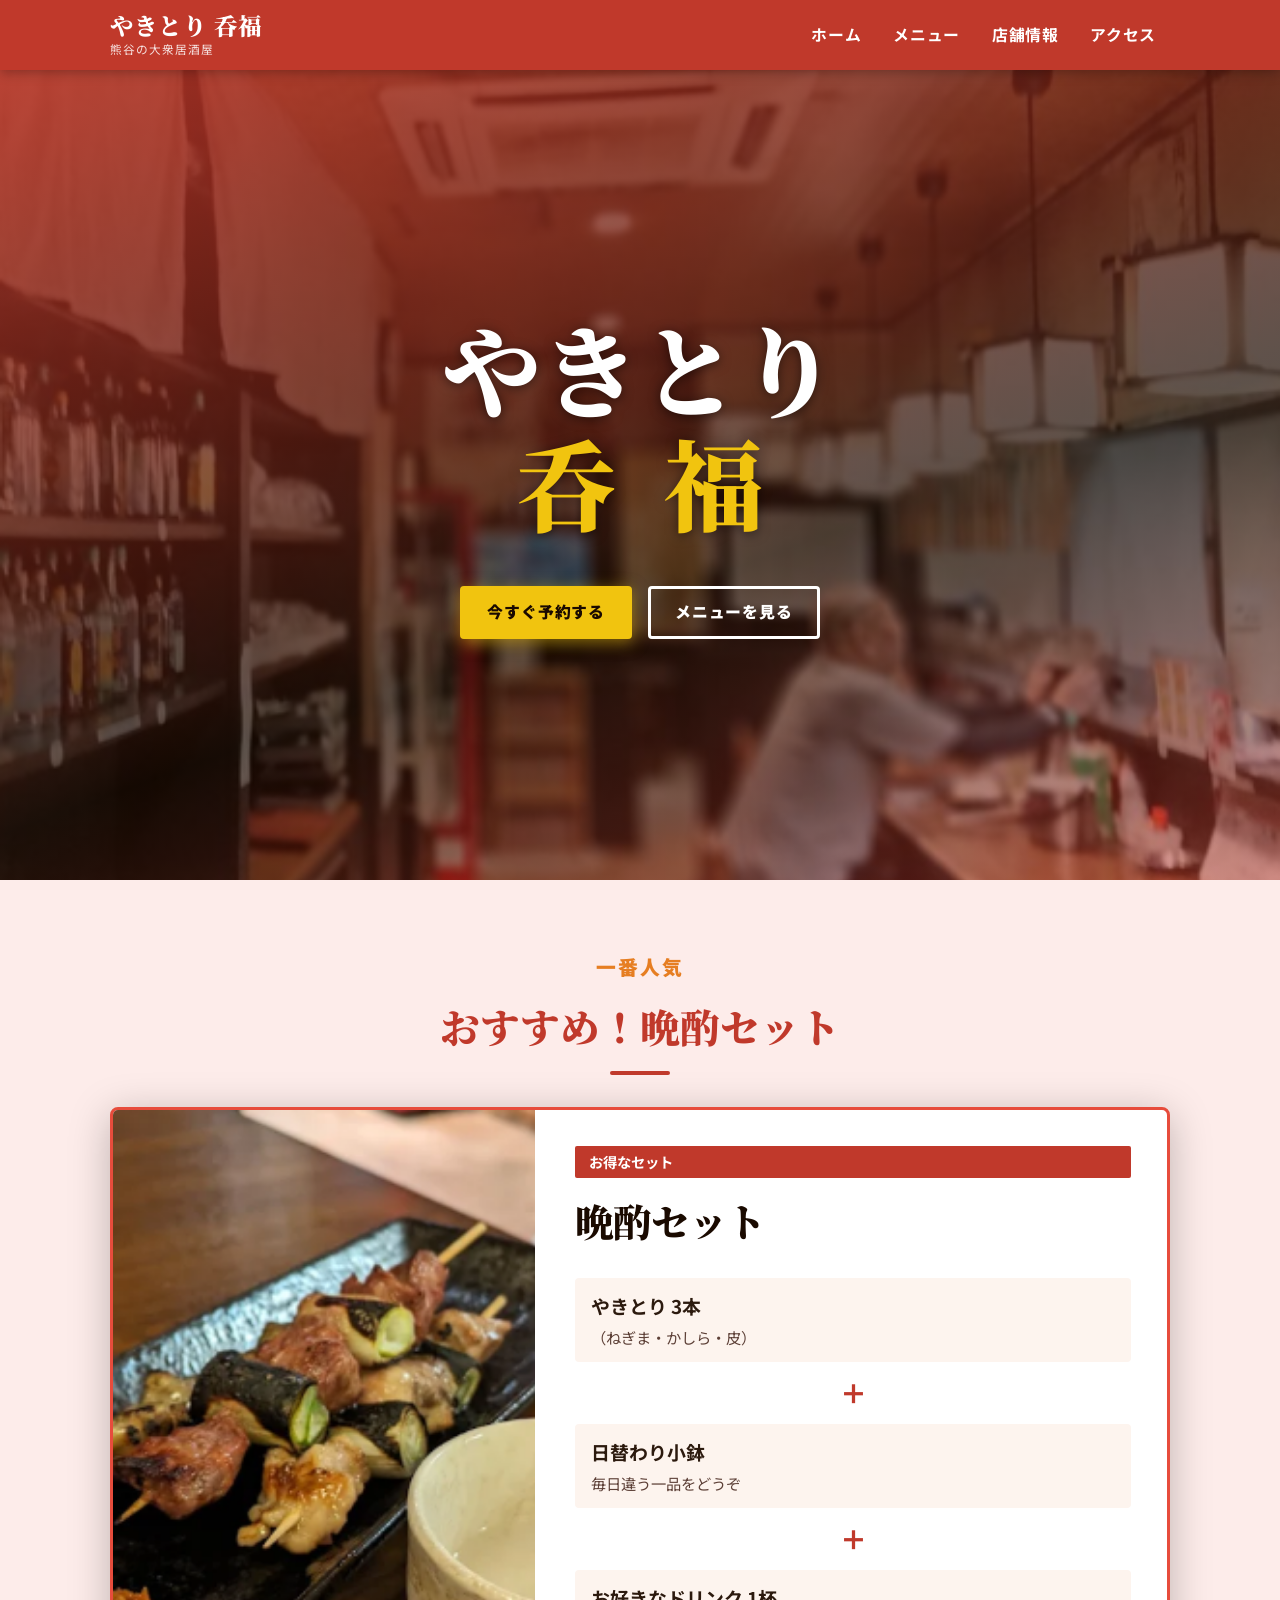
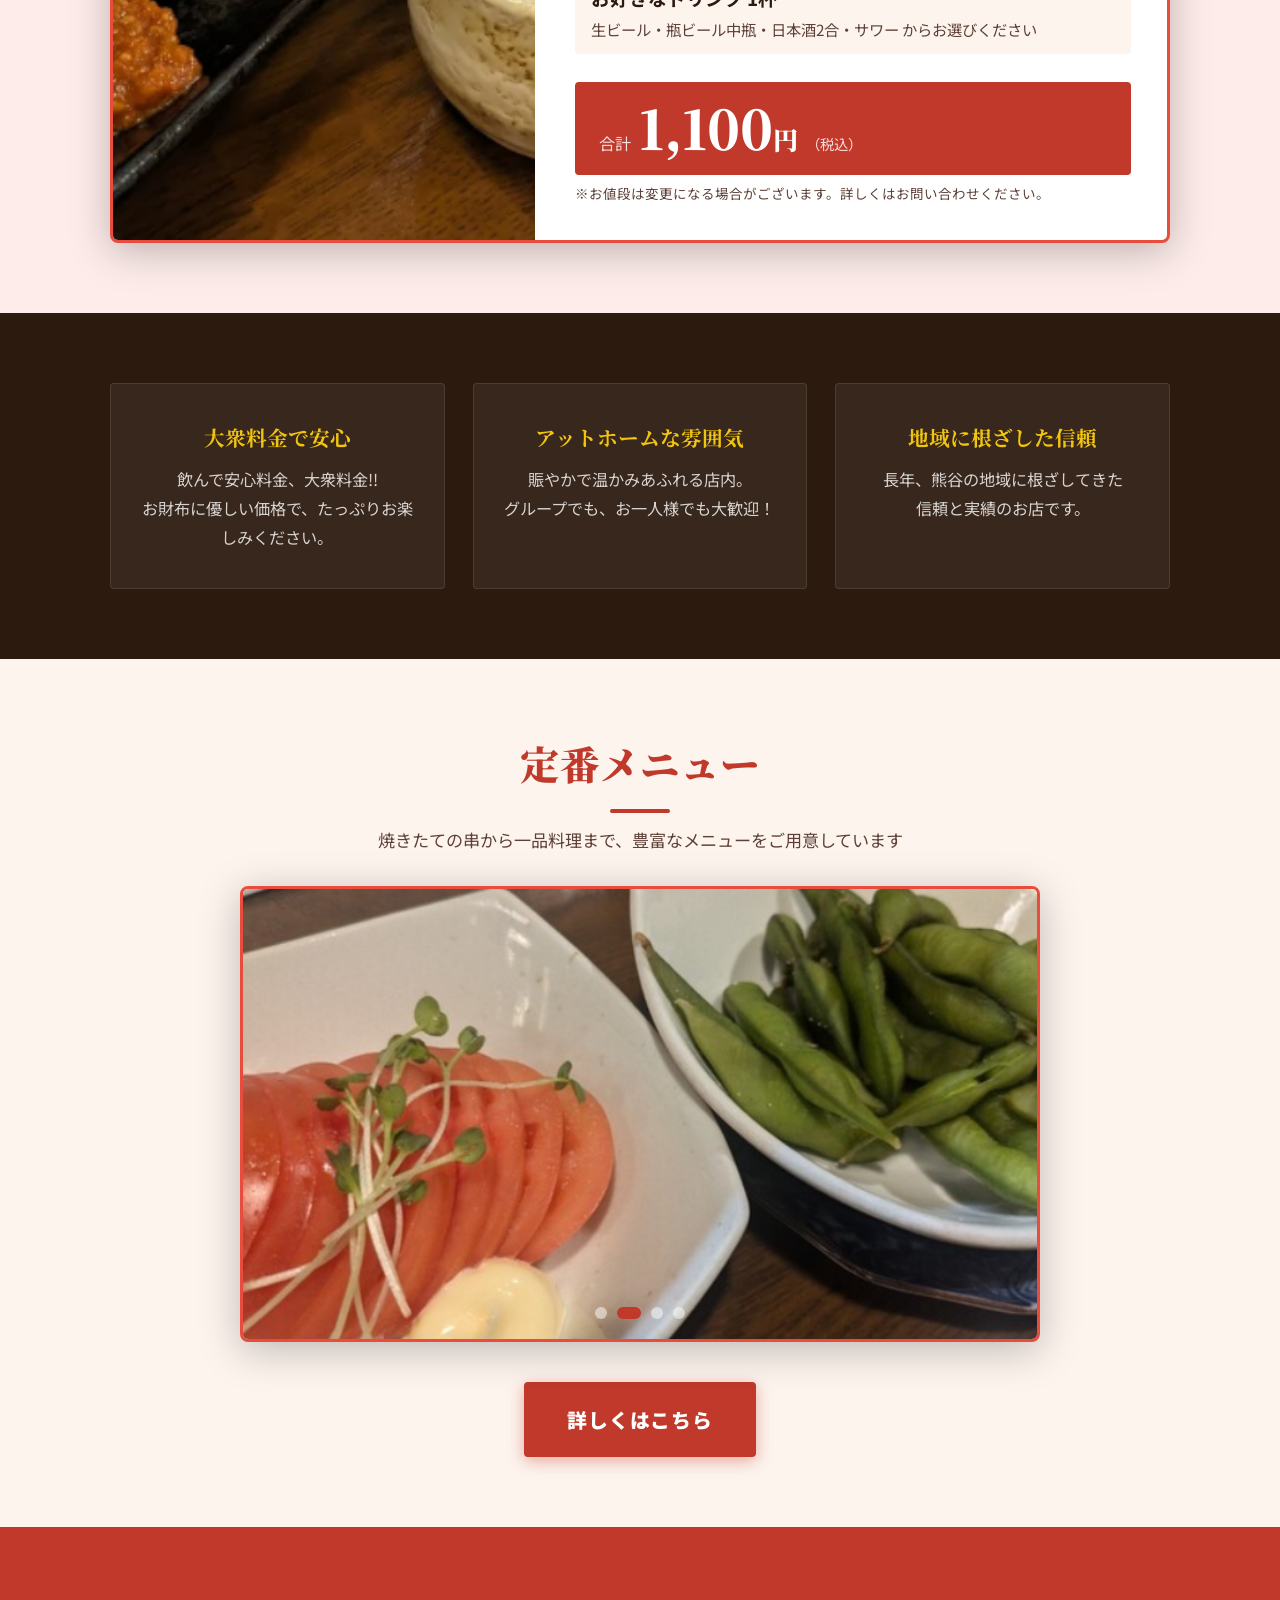
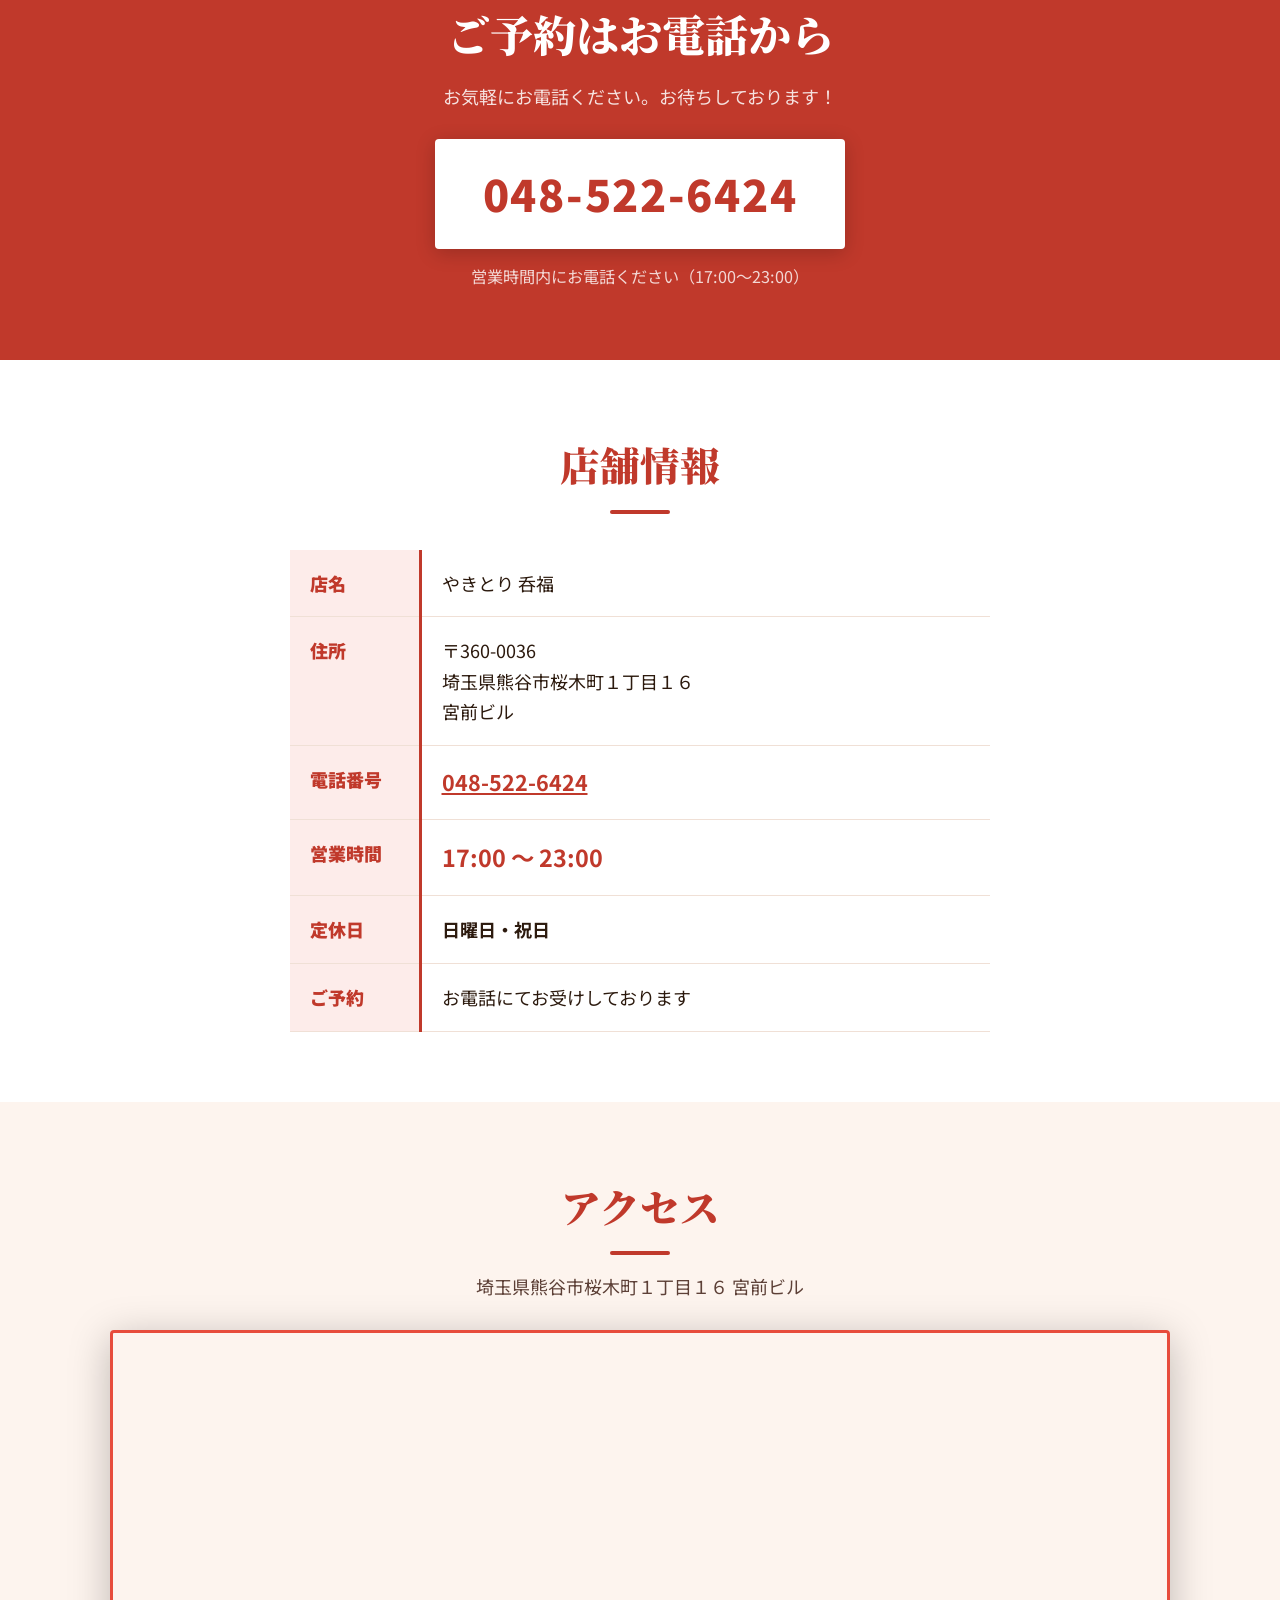
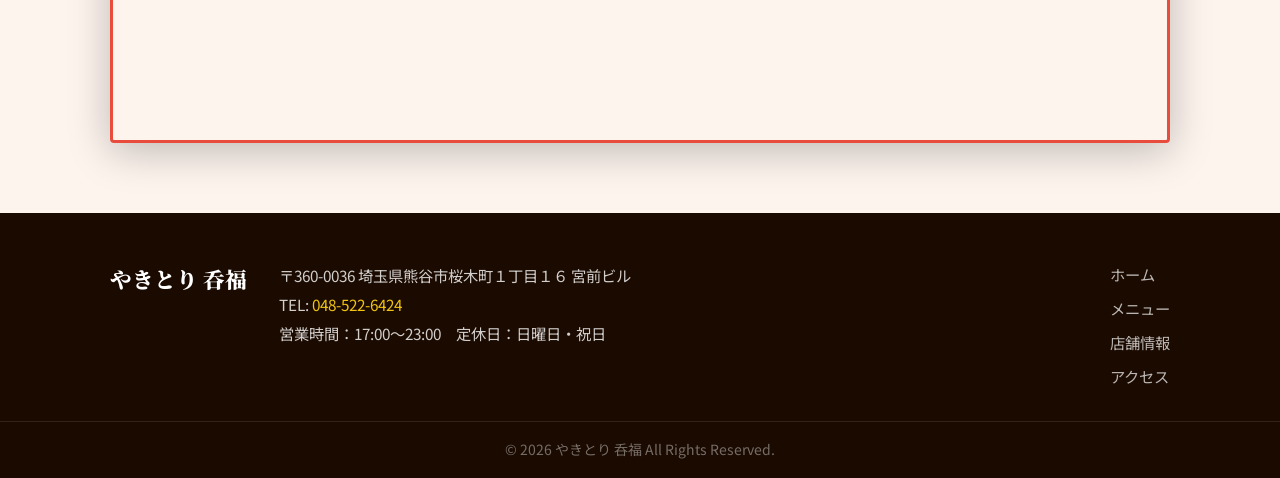
<file: index.html>
<!DOCTYPE html>
<html lang="ja">
<head>
  <meta charset="UTF-8">
  <meta name="viewport" content="width=device-width, initial-scale=1.0">
  <meta name="google-site-verification" content="uhAKn6Au5Mc1TK6bCuZXd3MZkEM1Y8wcfe-vqbDqGb8" />
  <meta name="description" content="やきとり呑福は埼玉県熊谷市にある大衆居酒屋です。飲んで安心料金、晩酌セット1,100円！グループでもお一人様でも温かくお迎えします。">
  <title>やきとり 呑福 | 熊谷市の大衆居酒屋</title>
  <link rel="preconnect" href="https://fonts.googleapis.com">
  <link rel="preconnect" href="https://fonts.gstatic.com" crossorigin>
  <link href="https://fonts.googleapis.com/css2?family=Noto+Sans+JP:wght@400;500;700;900&family=Noto+Serif+JP:wght@400;700;900&display=swap" rel="stylesheet">
  <link rel="stylesheet" href="style.css">
</head>
<body>

  <!-- ヘッダー -->
  <header class="site-header">
    <div class="header-inner">
      <div class="logo-area">
        <div class="logo-text">
          <span class="logo-main">やきとり 呑福</span>
          <span class="logo-sub">熊谷の大衆居酒屋</span>
        </div>
      </div>
      <nav class="main-nav" id="main-nav">
        <a href="index.html" class="nav-link active">ホーム</a>
        <a href="menu.html" class="nav-link">メニュー</a>
        <a href="#info" class="nav-link">店舗情報</a>
        <a href="#access" class="nav-link">アクセス</a>
      </nav>
      <button class="hamburger" id="hamburger" aria-label="メニューを開く">
        <span></span><span></span><span></span>
      </button>
    </div>
  </header>

  <!-- ヒーローセクション -->
  <section class="hero">
    <div class="hero-bg-slides">
      <div class="hero-slide active" style="background-image: url('img/HERO1.png');"></div>
      <div class="hero-slide" style="background-image: url('img/HERO2.png');"></div>
    </div>
    <div class="hero-overlay"></div>
    <div class="hero-content">

      <h1 class="hero-title">やきとり<br><span class="hero-title-accent">呑&nbsp;&nbsp;福</span></h1>

      <div class="hero-buttons">
        <a href="tel:048-522-6424" class="btn btn-primary" id="hero-tel-btn">
          今すぐ予約する
        </a>
        <a href="menu.html" class="btn btn-outline" id="hero-menu-btn">メニューを見る</a>
      </div>
    </div>
  </section>

  <!-- おすすめ 晩酌セット -->
  <section class="banshaku-section" id="banshaku">
    <div class="container">
      <div class="section-badge">一番人気</div>
      <h2 class="section-title">おすすめ！晩酌セット</h2>
      <div class="banshaku-card">
        <div class="banshaku-photo">
          <img src="img/晩酌セット.png" alt="やきとり呑福の晩酌セット" class="banshaku-img">
        </div>
        <div class="banshaku-detail">
          <div class="banshaku-badge">お得なセット</div>
          <h3 class="banshaku-name">晩酌セット</h3>
          <div class="banshaku-contents">
            <div class="banshaku-item">
              <div class="item-text">
                <strong>やきとり 3本</strong>
                <span>（ねぎま・かしら・皮）</span>
              </div>
            </div>
            <div class="banshaku-plus">＋</div>
            <div class="banshaku-item">
              <div class="item-text">
                <strong>日替わり小鉢</strong>
                <span>毎日違う一品をどうぞ</span>
              </div>
            </div>
            <div class="banshaku-plus">＋</div>
            <div class="banshaku-item">
              <div class="item-text">
                <strong>お好きなドリンク 1杯</strong>
                <span>生ビール・瓶ビール中瓶・日本酒2合・サワー からお選びください</span>
              </div>
            </div>
          </div>
          <div class="banshaku-price">
            <span class="price-label">合計</span>
            <span class="price-value">1,100<span class="price-en">円</span></span>
            <span class="price-tax">（税込）</span>
          </div>
          <p class="banshaku-price-notice">※お値段は変更になる場合がございます。詳しくはお問い合わせください。</p>
        </div>
      </div>
    </div>
  </section>

  <!-- メッセージ -->
  <section class="message-section">
    <div class="container">
      <div class="message-grid">
        <div class="message-item">
          <h3>大衆料金で安心</h3>
          <p>飲んで安心料金、大衆料金!!</p>
          <p>お財布に優しい価格で、たっぷりお楽しみください。</p>
        </div>
        <div class="message-item">
          <h3>アットホームな雰囲気</h3>
          <p>賑やかで温かみあふれる店内。</p>
          <p>グループでも、お一人様でも大歓迎！</p>
        </div>
        <div class="message-item">
          <h3>地域に根ざした信頼</h3>
          <p>長年、熊谷の地域に根ざしてきた</p>
          <p>信頼と実績のお店です。</p>
        </div>
      </div>
    </div>
  </section>

  <!-- 定番メニュー紹介 -->
  <section class="menu-preview-section" id="menu-preview">
    <div class="container">
      <h2 class="section-title">定番メニュー</h2>
      <p class="section-desc">焼きたての串から一品料理まで、豊富なメニューをご用意しています</p>
      <!-- カルーセルスライダー -->
      <div class="menu-carousel">
        <div class="carousel-inner" id="carousel-inner">
          <div class="carousel-item active">
            <img src="img/menu1.webp" alt="定番メニュー 焼き物" class="carousel-img">
          </div>
          <div class="carousel-item">
            <img src="img/menu2.png" alt="定番メニュー 一品料理" class="carousel-img">
          </div>
          <div class="carousel-item">
            <img src="img/menu3.png" alt="定番メニュー 煮物" class="carousel-img">
          </div>
          <div class="carousel-item">
            <img src="img/menu4.png" alt="定番メニュー 鍋物" class="carousel-img">
          </div>
        </div>
        

        
        <!-- インジケータードット -->
        <div class="carousel-dots" id="carousel-dots">
          <span class="dot active" data-index="0"></span>
          <span class="dot" data-index="1"></span>
          <span class="dot" data-index="2"></span>
          <span class="dot" data-index="3"></span>
        </div>
      </div>

      <div class="menu-more-area">
        <a href="menu.html" class="btn btn-red" id="menu-more-btn">詳しくはこちら</a>
      </div>
    </div>
  </section>

  <!-- 予約案内 -->
  <section class="reserve-section">
    <div class="container">
      <div class="reserve-box">
        <h2 class="reserve-title">ご予約はお電話から</h2>
        <p class="reserve-desc">お気軽にお電話ください。お待ちしております！</p>
        <a href="tel:048-522-6424" class="reserve-tel" id="reserve-tel-link">
          <span class="tel-number">048-522-6424</span>
        </a>
        <p class="reserve-note">営業時間内にお電話ください（17:00〜23:00）</p>
      </div>
    </div>
  </section>

  <!-- 店舗情報 -->
  <section class="info-section" id="info">
    <div class="container">
      <h2 class="section-title">店舗情報</h2>
      <div class="info-table-wrap">
        <table class="info-table">
          <tbody>
            <tr>
              <th>店名</th>
              <td>やきとり 呑福</td>
            </tr>
            <tr>
              <th>住所</th>
              <td>〒360-0036<br>埼玉県熊谷市桜木町１丁目１６<br>宮前ビル</td>
            </tr>
            <tr>
              <th>電話番号</th>
              <td><a href="tel:048-522-6424" class="info-tel-link">048-522-6424</a></td>
            </tr>
            <tr>
              <th>営業時間</th>
              <td>
                <strong class="time-big">17:00 〜 23:00</strong>
              </td>
            </tr>
            <tr>
              <th>定休日</th>
              <td><strong>日曜日・祝日</strong></td>
            </tr>
            <tr>
              <th>ご予約</th>
              <td>お電話にてお受けしております</td>
            </tr>
          </tbody>
        </table>
      </div>
    </div>
  </section>

  <!-- アクセス -->
  <section class="access-section" id="access">
    <div class="container">
      <h2 class="section-title">アクセス</h2>
      <p class="access-address">埼玉県熊谷市桜木町１丁目１６ 宮前ビル</p>
      <div class="map-container">
        <iframe
          src="https://www.google.com/maps/embed?pb=!1m18!1m12!1m3!1d3223.7!2d139.3867!3d36.1473!2m3!1f0!2f0!3f0!3m2!1i1024!2i768!4f13.1!3m3!1m2!1s0x0%3A0x27535976016927d4!2z44KE44GN44Go44KK5ZGr56+U!5e0!3m2!1sja!2sjp!4v1700000000000!5m2!1sja!2sjp"
          width="100%"
          height="400"
          style="border:0;"
          allowfullscreen=""
          loading="lazy"
          referrerpolicy="no-referrer-when-downgrade"
          title="やきとり呑福 地図">
        </iframe>
      </div>
    </div>
  </section>

  <!-- フッター -->
  <footer class="site-footer">
    <div class="footer-inner">
      <div class="footer-logo">
        <span>やきとり 呑福</span>
      </div>
      <div class="footer-info">
        <p>〒360-0036 埼玉県熊谷市桜木町１丁目１６ 宮前ビル</p>
        <p>TEL: <a href="tel:048-522-6424">048-522-6424</a></p>
        <p>営業時間：17:00〜23:00　定休日：日曜日・祝日</p>
      </div>
      <div class="footer-nav">
        <a href="index.html">ホーム</a>
        <a href="menu.html">メニュー</a>
        <a href="#info">店舗情報</a>
        <a href="#access">アクセス</a>
      </div>
    </div>
    <div class="footer-copy">
      <p>&copy; 2026 やきとり 呑福 All Rights Reserved.</p>
    </div>
  </footer>

  <script src="script.js"></script>
</body>
</html>
</file>
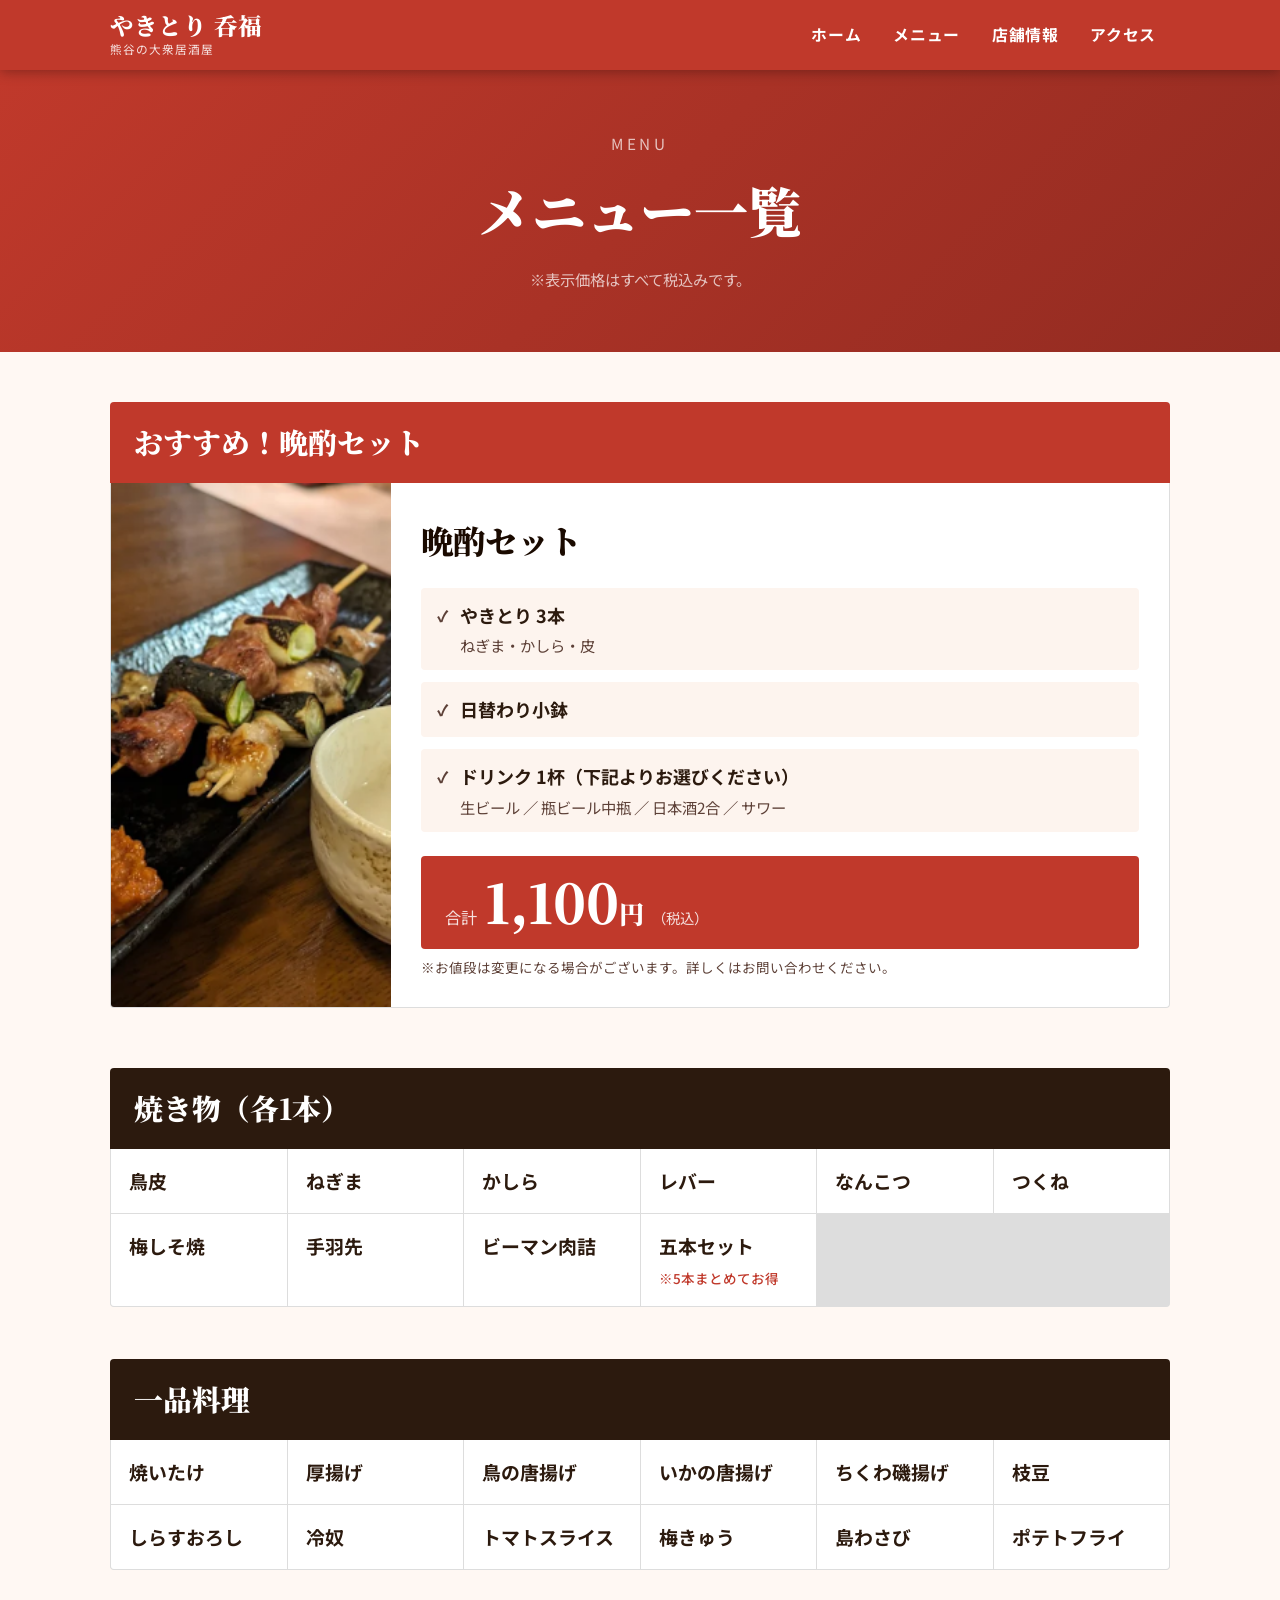
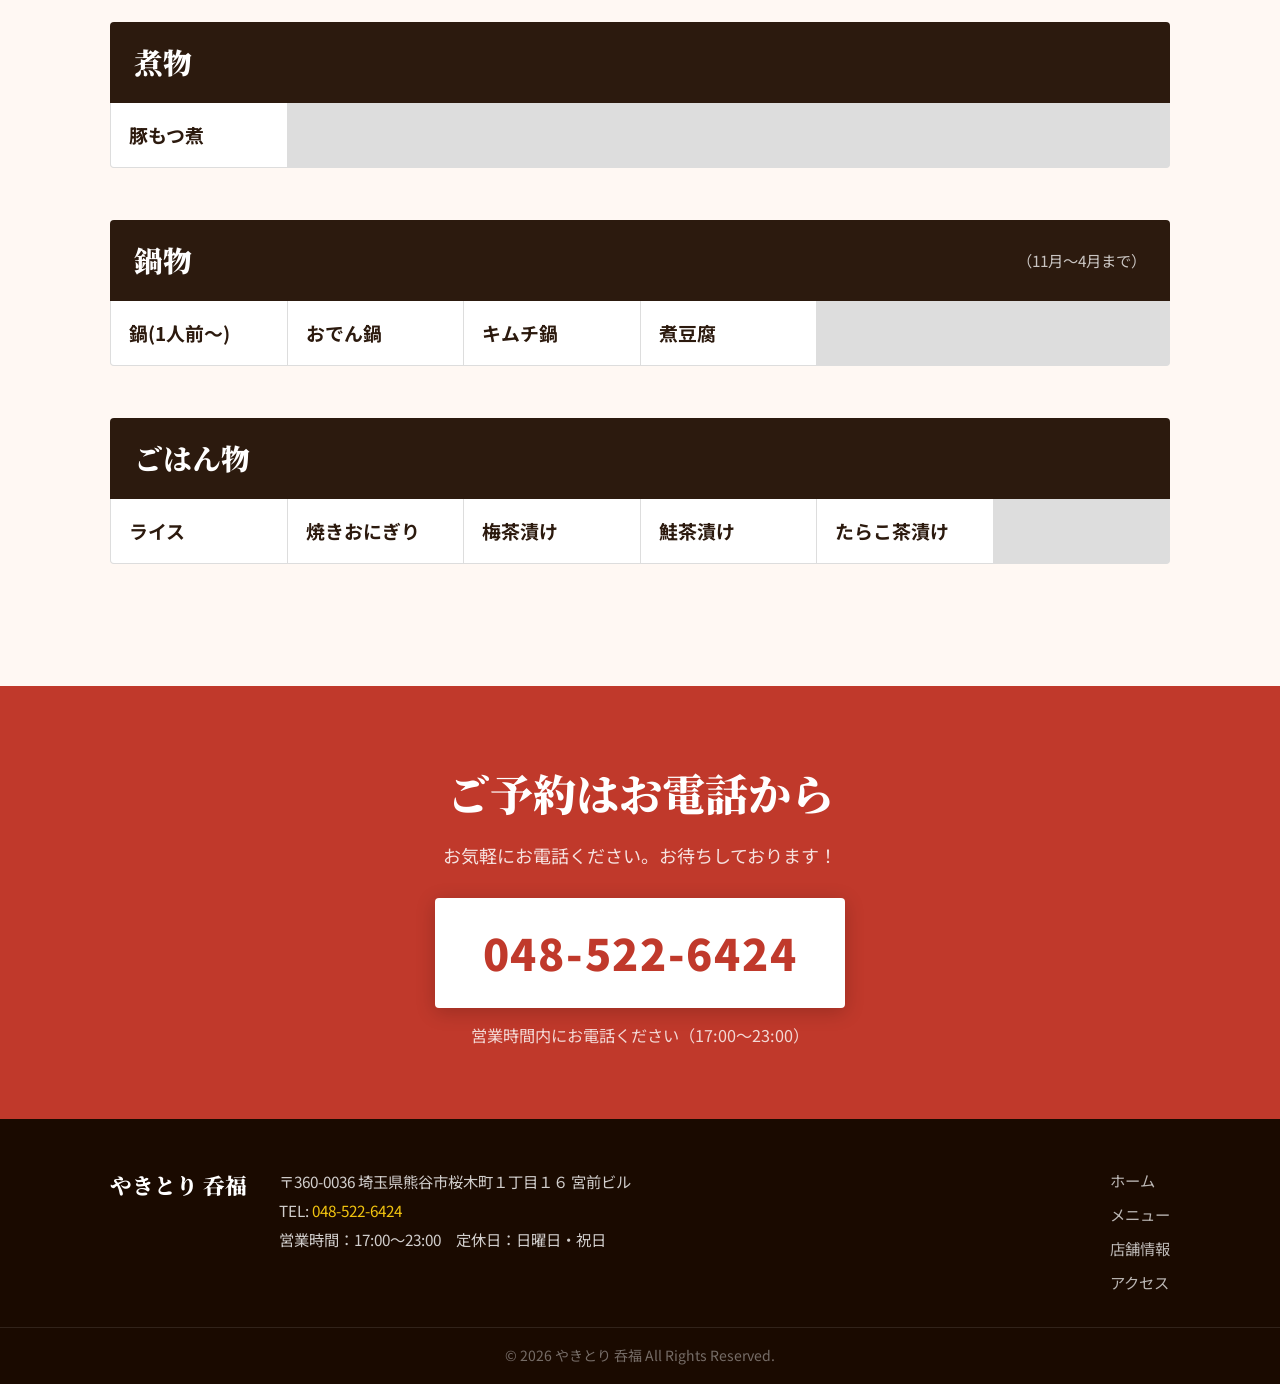
<file: menu.html>
<!DOCTYPE html>
<html lang="ja">
<head>
  <meta charset="UTF-8">
  <meta name="viewport" content="width=device-width, initial-scale=1.0">
  <meta name="description" content="やきとり呑福のメニュー一覧。焼き物・一品料理・煮物・鍋物・ごはん物など豊富なメニューをご用意。埼玉県熊谷市の大衆居酒屋。">
  <title>メニュー | やきとり 呑福 | 熊谷市の大衆居酒屋</title>
  <link rel="preconnect" href="https://fonts.googleapis.com">
  <link rel="preconnect" href="https://fonts.gstatic.com" crossorigin>
  <link href="https://fonts.googleapis.com/css2?family=Noto+Sans+JP:wght@400;500;700;900&family=Noto+Serif+JP:wght@400;700;900&display=swap" rel="stylesheet">
  <link rel="stylesheet" href="style.css">
  <link rel="stylesheet" href="menu.css">
</head>
<body>

  <!-- ヘッダー -->
  <header class="site-header">
    <div class="header-inner">
      <div class="logo-area">
        <div class="logo-text">
          <span class="logo-main">やきとり 呑福</span>
          <span class="logo-sub">熊谷の大衆居酒屋</span>
        </div>
      </div>
      <nav class="main-nav" id="main-nav">
        <a href="index.html" class="nav-link">ホーム</a>
        <a href="menu.html" class="nav-link active">メニュー</a>
        <a href="index.html#info" class="nav-link">店舗情報</a>
        <a href="index.html#access" class="nav-link">アクセス</a>
      </nav>
      <button class="hamburger" id="hamburger" aria-label="メニューを開く">
        <span></span><span></span><span></span>
      </button>
    </div>
  </header>

  <!-- メニューヘッダー -->
  <section class="menu-hero">
    <div class="menu-hero-content">
      <p class="menu-hero-sub">MENU</p>
      <h1 class="menu-hero-title">メニュー一覧</h1>
      <p class="menu-hero-note">※表示価格はすべて税込みです。</p>
    </div>
  </section>

  <main class="menu-main">
    <div class="container">

      <!-- 晩酌セット -->
      <section class="menu-block banshaku-block" id="banshaku-menu">
        <div class="menu-block-header red-header">
          <h2 class="menu-block-title">おすすめ！晩酌セット</h2>
        </div>
        <div class="banshaku-menu-card">
          <div class="banshaku-menu-photo">
            <img src="img/晩酌セット.png" alt="やきとり呑福の晩酌セット" class="banshaku-img">
          </div>
          <div class="banshaku-menu-detail">
            <h3 class="banshaku-menu-name">晩酌セット</h3>
            <ul class="banshaku-menu-list">
              <li>
                <span class="check">&#10003;</span>
                <div>
                  <strong>やきとり 3本</strong>
                  <span>ねぎま・かしら・皮</span>
                </div>
              </li>
              <li>
                <span class="check">&#10003;</span>
                <div>
                  <strong>日替わり小鉢</strong>
                </div>
              </li>
              <li>
                <span class="check">&#10003;</span>
                <div>
                  <strong>ドリンク 1杯（下記よりお選びください）</strong>
                  <span>生ビール ／ 瓶ビール中瓶 ／ 日本酒2合 ／ サワー</span>
                </div>
              </li>
            </ul>
            <div class="banshaku-price">
              <span class="price-label">合計</span>
              <span class="price-value">1,100<span class="price-en">円</span></span>
              <span class="price-tax">（税込）</span>
            </div>
            <p class="banshaku-price-notice">※お値段は変更になる場合がございます。詳しくはお問い合わせください。</p>
          </div>
        </div>
      </section>

      <!-- 焼き物 -->
      <section class="menu-block" id="yakimono">
        <div class="menu-block-header">
          <h2 class="menu-block-title">焼き物（各1本）</h2>
        </div>
        <div class="menu-grid">
          <div class="menu-item">
            <span class="menu-item-name">鳥皮</span>
          </div>
          <div class="menu-item">
            <span class="menu-item-name">ねぎま</span>
          </div>
          <div class="menu-item">
            <span class="menu-item-name">かしら</span>
          </div>
          <div class="menu-item">
            <span class="menu-item-name">レバー</span>
          </div>
          <div class="menu-item">
            <span class="menu-item-name">なんこつ</span>
          </div>
          <div class="menu-item">
            <span class="menu-item-name">つくね</span>
          </div>
          <div class="menu-item">
            <span class="menu-item-name">梅しそ焼</span>
          </div>
          <div class="menu-item">
            <span class="menu-item-name">手羽先</span>
          </div>
          <div class="menu-item">
            <span class="menu-item-name">ビーマン肉詰</span>
          </div>
          <div class="menu-item">
            <span class="menu-item-name">五本セット</span>
            <span class="menu-item-note">※5本まとめてお得</span>
          </div>
        </div>
      </section>

      <!-- 一品料理 -->
      <section class="menu-block" id="ippin">
        <div class="menu-block-header">
          <h2 class="menu-block-title">一品料理</h2>
        </div>
        <div class="menu-grid">
          <div class="menu-item">
            <span class="menu-item-name">焼いたけ</span>
          </div>
          <div class="menu-item">
            <span class="menu-item-name">厚揚げ</span>
          </div>
          <div class="menu-item">
            <span class="menu-item-name">鳥の唐揚げ</span>
          </div>
          <div class="menu-item">
            <span class="menu-item-name">いかの唐揚げ</span>
          </div>
          <div class="menu-item">
            <span class="menu-item-name">ちくわ磯揚げ</span>
          </div>
          <div class="menu-item">
            <span class="menu-item-name">枝豆</span>
          </div>
          <div class="menu-item">
            <span class="menu-item-name">しらすおろし</span>
          </div>
          <div class="menu-item">
            <span class="menu-item-name">冷奴</span>
          </div>
          <div class="menu-item">
            <span class="menu-item-name">トマトスライス</span>
          </div>
          <div class="menu-item">
            <span class="menu-item-name">梅きゅう</span>
          </div>
          <div class="menu-item">
            <span class="menu-item-name">島わさび</span>
          </div>
          <div class="menu-item">
            <span class="menu-item-name">ポテトフライ</span>
          </div>
        </div>
      </section>

      <!-- 煮物 -->
      <section class="menu-block" id="nimono">
        <div class="menu-block-header">
          <h2 class="menu-block-title">煮物</h2>
        </div>
        <div class="menu-grid">
          <div class="menu-item">
            <span class="menu-item-name">豚もつ煮</span>
          </div>
        </div>
      </section>

      <!-- 鍋物 -->
      <section class="menu-block" id="nabemono">
        <div class="menu-block-header">
          <h2 class="menu-block-title">鍋物</h2>
          <span class="menu-block-note">（11月〜4月まで）</span>
        </div>
        <div class="menu-grid">
          <div class="menu-item">
            <span class="menu-item-name">鍋(1人前～)</span>
          </div>
          <div class="menu-item">
            <span class="menu-item-name">おでん鍋</span>
          </div>
          <div class="menu-item">
            <span class="menu-item-name">キムチ鍋</span>
          </div>
          <div class="menu-item">
            <span class="menu-item-name">煮豆腐</span>
          </div>
        </div>
      </section>

      <!-- ごはん物 -->
      <section class="menu-block" id="gohanmono">
        <div class="menu-block-header">
          <h2 class="menu-block-title">ごはん物</h2>
        </div>
        <div class="menu-grid">
          <div class="menu-item">
            <span class="menu-item-name">ライス</span>
          </div>
          <div class="menu-item">
            <span class="menu-item-name">焼きおにぎり</span>
          </div>
          <div class="menu-item">
            <span class="menu-item-name">梅茶漬け</span>
          </div>
          <div class="menu-item">
            <span class="menu-item-name">鮭茶漬け</span>
          </div>
          <div class="menu-item">
            <span class="menu-item-name">たらこ茶漬け</span>
          </div>
        </div>
      </section>

    </div>
  </main>

  <!-- 予約へのCTA -->
  <section class="reserve-section">
    <div class="container">
      <div class="reserve-box">
        <h2 class="reserve-title">ご予約はお電話から</h2>
        <p class="reserve-desc">お気軽にお電話ください。お待ちしております！</p>
        <a href="tel:048-522-6424" class="reserve-tel" id="menu-reserve-tel">
          <span class="tel-number">048-522-6424</span>
        </a>
        <p class="reserve-note">営業時間内にお電話ください（17:00〜23:00）</p>
      </div>
    </div>
  </section>

  <!-- フッター -->
  <footer class="site-footer">
    <div class="footer-inner">
      <div class="footer-logo">
        <span>やきとり 呑福</span>
      </div>
      <div class="footer-info">
        <p>〒360-0036 埼玉県熊谷市桜木町１丁目１６ 宮前ビル</p>
        <p>TEL: <a href="tel:048-522-6424">048-522-6424</a></p>
        <p>営業時間：17:00〜23:00　定休日：日曜日・祝日</p>
      </div>
      <div class="footer-nav">
        <a href="index.html">ホーム</a>
        <a href="menu.html">メニュー</a>
        <a href="index.html#info">店舗情報</a>
        <a href="index.html#access">アクセス</a>
      </div>
    </div>
    <div class="footer-copy">
      <p>&copy; 2026 やきとり 呑福 All Rights Reserved.</p>
    </div>
  </footer>

  <script src="script.js"></script>
</body>
</html>
</file>
<file: style.css>
/* ============================
   やきとり呑福 - メインスタイル
   ============================ */

/* CSS変数（カラーパレット） */
:root {
  --red-primary: #c0392b;
  --red-dark: #922b21;
  --red-light: #e74c3c;
  --red-pale: #fdecea;
  --warm-orange: #e67e22;
  --gold: #f1c40f;
  --dark: #1a0a00;
  --dark-brown: #2c1a0e;
  --mid-brown: #5d4037;
  --text-main: #2c1a0e;
  --text-sub: #5d4037;
  --bg-warm: #fff8f3;
  --bg-section: #fdf4ee;
  --white: #ffffff;
  --shadow: 0 4px 20px rgba(0,0,0,0.12);
  --shadow-strong: 0 8px 40px rgba(0,0,0,0.25);
  --radius: 4px;
  --radius-lg: 8px;
}

/* リセット・基本 */
*, *::before, *::after {
  box-sizing: border-box;
  margin: 0;
  padding: 0;
}

html {
  scroll-behavior: smooth;
  font-size: 18px; /* お年寄りに配慮した大きめフォント */
}

body {
  font-family: 'Noto Sans JP', sans-serif;
  color: var(--text-main);
  background: var(--bg-warm);
  line-height: 1.7;
}

img {
  max-width: 100%;
  height: auto;
  display: block;
}

a {
  text-decoration: none;
  color: inherit;
}

/* ============================
   コンテナ
   ============================ */
.container {
  max-width: 1100px;
  margin: 0 auto;
  padding: 0 20px;
}

/* ============================
   ヘッダー
   ============================ */
.site-header {
  position: sticky;
  top: 0;
  z-index: 100;
  background: var(--red-primary);
  box-shadow: 0 2px 12px rgba(0,0,0,0.3);
}

.header-inner {
  max-width: 1100px;
  margin: 0 auto;
  padding: 0 20px;
  display: flex;
  align-items: center;
  justify-content: space-between;
  height: 70px;
}

.logo-area {
  display: flex;
  align-items: center;
  gap: 12px;
}

.logo-icon {
  font-size: 2rem;
}

.logo-text {
  display: flex;
  flex-direction: column;
}

.logo-main {
  font-family: 'Noto Serif JP', serif;
  font-size: 1.3rem;
  font-weight: 900;
  color: var(--white);
  letter-spacing: 0.05em;
  line-height: 1.2;
}

.logo-sub {
  font-size: 0.65rem;
  color: rgba(255,255,255,0.85);
  letter-spacing: 0.08em;
}

.main-nav {
  display: flex;
  align-items: center;
  gap: 4px;
}

.nav-link {
  color: var(--white);
  font-size: 0.88rem;
  font-weight: 700;
  padding: 8px 14px;
  border-radius: 6px;
  transition: background 0.2s;
  letter-spacing: 0.04em;
}

.nav-link:hover,
.nav-link.active {
  background: rgba(255,255,255,0.2);
}

/* ハンバーガー */
.hamburger {
  display: none;
  flex-direction: column;
  gap: 5px;
  background: none;
  border: none;
  cursor: pointer;
  padding: 6px;
}

.hamburger span {
  display: block;
  width: 26px;
  height: 3px;
  background: var(--white);
  border-radius: 3px;
  transition: all 0.3s;
}

/* ============================
   ヒーロー
   ============================ */
.hero {
  position: relative;
  min-height: 90vh;
  display: flex;
  align-items: center;
  justify-content: center;
  text-align: center;
  overflow: hidden;
}

.hero-bg-slides {
  position: absolute;
  inset: 0;
  z-index: 1;
}

.hero-slide {
  position: absolute;
  inset: 0;
  background-size: cover;
  background-position: center;
  opacity: 0;
  transition: opacity 1.5s ease-in-out;
}

.hero-slide.active {
  opacity: 1;
}

.hero-overlay {
  position: absolute;
  inset: 0;
  background: linear-gradient(
    160deg,
    rgba(192,57,43,0.85) 0%,
    rgba(26,10,0,0.7) 60%,
    rgba(192,57,43,0.5) 100%
  );
  z-index: 2;
}

.hero-content {
  position: relative;
  z-index: 3;
  padding: 40px 20px;
}

.hero-catch {
  display: inline-block;
  background: var(--gold);
  color: var(--dark);
  font-size: 1rem;
  font-weight: 900;
  padding: 6px 20px;
  border-radius: 2px;
  margin-bottom: 24px;
  letter-spacing: 0.05em;
  animation: fadeInDown 0.8s ease;
}

.hero-title {
  font-family: 'Noto Serif JP', serif;
  font-size: clamp(3rem, 10vw, 5.5rem);
  font-weight: 900;
  color: var(--white);
  line-height: 1.15;
  margin-bottom: 48px;
  text-shadow: 0 2px 12px rgba(0,0,0,0.5);
  animation: fadeInDown 0.9s ease;
}

.hero-title-accent {
  color: var(--gold);
  display: inline-block;
}

.hero-sub {
  font-size: clamp(1rem, 3vw, 1.2rem);
  color: rgba(255,255,255,0.92);
  margin-bottom: 36px;
  line-height: 1.8;
  animation: fadeInUp 1s ease;
}

.hero-buttons {
  display: flex;
  gap: 16px;
  justify-content: center;
  flex-wrap: wrap;
  animation: fadeInUp 1.1s ease;
}

.hero-buttons .btn {
  padding: 10px 24px;
  font-size: 0.88rem;
}

/* ============================
   ボタン
   ============================ */
.btn {
  display: inline-flex;
  align-items: center;
  gap: 8px;
  padding: 16px 32px;
  border-radius: 4px;
  font-size: 1rem;
  font-weight: 900;
  letter-spacing: 0.05em;
  cursor: pointer;
  transition: all 0.25s;
  border: 3px solid transparent;
  white-space: nowrap;
}

.btn-primary {
  background: var(--gold);
  color: var(--dark);
  border-color: var(--gold);
  box-shadow: 0 4px 16px rgba(241,196,15,0.5);
}

.btn-primary:hover {
  background: #e6b800;
  transform: translateY(-3px);
  box-shadow: 0 8px 24px rgba(241,196,15,0.6);
}

.btn-outline {
  background: transparent;
  color: var(--white);
  border-color: var(--white);
}

.btn-outline:hover {
  background: var(--white);
  color: var(--red-primary);
  transform: translateY(-3px);
}

.btn-red {
  background: var(--red-primary);
  color: var(--white);
  border-color: var(--red-primary);
  box-shadow: 0 4px 16px rgba(192,57,43,0.4);
  padding: 18px 40px;
  font-size: 1.1rem;
}

.btn-red:hover {
  background: var(--red-dark);
  transform: translateY(-3px);
  box-shadow: 0 8px 24px rgba(192,57,43,0.5);
}

/* ============================
   セクション共通
   ============================ */
.section-title {
  font-family: 'Noto Serif JP', serif;
  font-size: clamp(1.6rem, 4vw, 2.2rem);
  font-weight: 900;
  color: var(--red-primary);
  text-align: center;
  margin-bottom: 12px;
  position: relative;
}

.section-title::after {
  content: '';
  display: block;
  width: 60px;
  height: 4px;
  background: var(--red-primary);
  margin: 12px auto 0;
  border-radius: 2px;
}

.section-desc {
  text-align: center;
  color: var(--text-sub);
  font-size: 0.95rem;
  margin-bottom: 32px;
}

.section-badge {
  text-align: center;
  font-size: 1.1rem;
  font-weight: 900;
  color: var(--warm-orange);
  margin-bottom: 8px;
  letter-spacing: 0.1em;
}

/* ============================
   晩酌セット
   ============================ */
.banshaku-section {
  padding: 70px 0;
  background: var(--red-pale);
}

.banshaku-card {
  display: grid;
  grid-template-columns: 1fr 1.4fr;
  gap: 40px;
  background: var(--white);
  border-radius: var(--radius-lg);
  overflow: hidden;
  box-shadow: var(--shadow-strong);
  margin-top: 32px;
  border: 3px solid var(--red-light);
}

.banshaku-photo {
  background: #e0e0e0;
  min-height: 360px;
  display: flex;
  align-items: center;
  justify-content: center;
}

.photo-placeholder {
  display: flex;
  flex-direction: column;
  align-items: center;
  gap: 10px;
  color: #999;
}



.placeholder-text {
  font-size: 0.85rem;
}

.banshaku-detail {
  padding: 36px 36px 36px 0;
  display: flex;
  flex-direction: column;
  justify-content: center;
}

.banshaku-badge {
  display: inline-block;
  background: var(--red-primary);
  color: var(--white);
  font-size: 0.8rem;
  font-weight: 700;
  padding: 4px 14px;
  border-radius: 2px;
  margin-bottom: 10px;
}

.banshaku-name {
  font-family: 'Noto Serif JP', serif;
  font-size: clamp(1.6rem, 3vw, 2.2rem);
  font-weight: 900;
  color: var(--dark);
  margin-bottom: 24px;
}

.banshaku-contents {
  display: flex;
  flex-direction: column;
  gap: 12px;
  margin-bottom: 28px;
}

.banshaku-item {
  background: var(--bg-section);
  padding: 12px 16px;
  border-radius: var(--radius);
}

.item-text {
  display: flex;
  flex-direction: column;
  gap: 2px;
}

.item-text strong {
  font-size: 1.05rem;
  color: var(--text-main);
}

.item-text span {
  font-size: 0.85rem;
  color: var(--text-sub);
}

.banshaku-plus {
  text-align: center;
  font-size: 1.5rem;
  font-weight: 900;
  color: var(--red-primary);
  margin: -4px 0;
}

.banshaku-price {
  background: var(--red-primary);
  border-radius: var(--radius);
  padding: 18px 24px;
  display: flex;
  align-items: baseline;
  gap: 8px;
  color: var(--white);
}

.price-label {
  font-size: 0.9rem;
  opacity: 0.85;
}

.price-value {
  font-family: 'Noto Serif JP', serif;
  font-size: clamp(2.2rem, 5vw, 3rem);
  font-weight: 900;
  line-height: 1;
}

.price-en {
  font-size: 1.4rem;
}

.price-tax {
  font-size: 0.8rem;
  opacity: 0.85;
}

.banshaku-price-notice {
  font-size: 0.75rem;
  color: var(--text-sub);
  margin-top: 8px;
  line-height: 1.5;
}

/* ============================
   メッセージセクション
   ============================ */
.message-section {
  padding: 70px 0;
  background: var(--dark-brown);
}

.message-grid {
  display: grid;
  grid-template-columns: repeat(3, 1fr);
  gap: 28px;
}

.message-item {
  background: rgba(255,255,255,0.06);
  border: 1px solid rgba(255,255,255,0.1);
  border-radius: var(--radius);
  padding: 36px 24px;
  text-align: center;
  transition: transform 0.3s, background 0.3s;
}

.message-item:hover {
  transform: translateY(-6px);
  background: rgba(255,255,255,0.1);
}



.message-item h3 {
  font-family: 'Noto Serif JP', serif;
  font-size: 1.15rem;
  font-weight: 700;
  color: var(--gold);
  margin-bottom: 10px;
}

.message-item p {
  font-size: 0.9rem;
  color: rgba(255,255,255,0.8);
  line-height: 1.8;
}

/* ============================
   メニュープレビュー
   ============================ */
.menu-preview-section {
  padding: 70px 0;
  background: var(--bg-section);
}

/* カルーセルスライダー */
.menu-carousel {
  position: relative;
  max-width: 800px;
  margin: 0 auto 40px;
  overflow: hidden;
  border-radius: var(--radius-lg);
  border: 3px solid var(--red-light);
  box-shadow: var(--shadow-strong);
}

.carousel-inner {
  display: flex;
  transition: transform 0.5s ease-in-out;
  width: 100%;
}

.carousel-item {
  min-width: 100%;
  box-sizing: border-box;
}

.carousel-img {
  width: 100%;
  height: 450px;
  object-fit: cover;
  display: block;
}

.banshaku-img {
  width: 100%;
  height: 100%;
  object-fit: cover;
  display: block;
}



/* ドットインジケーター */
.carousel-dots {
  position: absolute;
  bottom: 20px;
  left: 50%;
  transform: translateX(-50%);
  display: flex;
  gap: 10px;
  z-index: 10;
}

.carousel-dots .dot {
  width: 12px;
  height: 12px;
  background: rgba(255, 255, 255, 0.5);
  border-radius: 50%;
  cursor: pointer;
  transition: background 0.3s;
}

.carousel-dots .dot.active {
  background: var(--red-primary);
  width: 24px;
  border-radius: 6px;
}

.menu-more-area {
  text-align: center;
}

/* ============================
   予約セクション
   ============================ */
.reserve-section {
  padding: 70px 0;
  background: var(--red-primary);
}

.reserve-box {
  text-align: center;
}

.reserve-title {
  font-family: 'Noto Serif JP', serif;
  font-size: clamp(1.6rem, 4vw, 2.4rem);
  font-weight: 900;
  color: var(--white);
  margin-bottom: 10px;
}

.reserve-desc {
  color: rgba(255,255,255,0.85);
  margin-bottom: 28px;
  font-size: 1rem;
}

.reserve-tel {
  display: inline-flex;
  align-items: center;
  gap: 12px;
  background: var(--white);
  border-radius: 4px;
  padding: 18px 48px;
  margin-bottom: 14px;
  box-shadow: 0 4px 20px rgba(0,0,0,0.2);
  transition: transform 0.25s, box-shadow 0.25s;
}

.reserve-tel:hover {
  transform: scale(1.04);
  box-shadow: 0 8px 32px rgba(0,0,0,0.3);
}



.tel-number {
  font-size: clamp(1.5rem, 5vw, 2.4rem);
  font-weight: 900;
  color: var(--red-primary);
  letter-spacing: 0.04em;
}

.reserve-note {
  color: rgba(255,255,255,0.8);
  font-size: 0.9rem;
}

/* ============================
   店舗情報
   ============================ */
.info-section {
  padding: 70px 0;
  background: var(--white);
}

.info-table-wrap {
  max-width: 700px;
  margin: 36px auto 0;
}

.info-table {
  width: 100%;
  border-collapse: collapse;
}

.info-table th,
.info-table td {
  padding: 18px 20px;
  border-bottom: 1px solid #f0e0d6;
  text-align: left;
  font-size: 1rem;
  vertical-align: top;
}

.info-table th {
  width: 130px;
  font-weight: 900;
  color: var(--red-primary);
  background: var(--red-pale);
  border-right: 3px solid var(--red-primary);
}

.info-table td {
  color: var(--text-main);
}

.time-big {
  font-size: 1.3rem;
  color: var(--red-primary);
}

.info-tel-link {
  color: var(--red-primary);
  font-weight: 700;
  font-size: 1.2rem;
  text-decoration: underline;
}

/* ============================
   アクセス
   ============================ */
.access-section {
  padding: 70px 0;
  background: var(--bg-section);
}

.access-address {
  text-align: center;
  font-size: 1rem;
  color: var(--text-sub);
  margin: 16px 0 28px;
}

.map-container {
  border-radius: var(--radius);
  overflow: hidden;
  box-shadow: var(--shadow-strong);
  border: 3px solid var(--red-light);
}

/* ============================
   フッター
   ============================ */
.site-footer {
  background: var(--dark);
  color: rgba(255,255,255,0.8);
}

.footer-inner {
  max-width: 1100px;
  margin: 0 auto;
  padding: 48px 20px 32px;
  display: grid;
  grid-template-columns: auto 1fr auto;
  gap: 32px;
  align-items: start;
}

.footer-logo {
  display: flex;
  align-items: center;
  gap: 10px;
  font-family: 'Noto Serif JP', serif;
  font-size: 1.2rem;
  font-weight: 900;
  color: var(--white);
}

.footer-logo .logo-icon {
  font-size: 1.8rem;
}

.footer-info {
  font-size: 0.85rem;
  line-height: 1.9;
}

.footer-info a {
  color: var(--gold);
}

.footer-nav {
  display: flex;
  flex-direction: column;
  gap: 8px;
  font-size: 0.85rem;
}

.footer-nav a {
  color: rgba(255,255,255,0.7);
  transition: color 0.2s;
}

.footer-nav a:hover {
  color: var(--gold);
}

.footer-copy {
  text-align: center;
  padding: 16px 20px;
  border-top: 1px solid rgba(255,255,255,0.1);
  font-size: 0.78rem;
  color: rgba(255,255,255,0.4);
}

/* ============================
   アニメーション
   ============================ */
@keyframes fadeInDown {
  from { opacity: 0; transform: translateY(-30px); }
  to   { opacity: 1; transform: translateY(0); }
}

@keyframes fadeInUp {
  from { opacity: 0; transform: translateY(30px); }
  to   { opacity: 1; transform: translateY(0); }
}

.fade-in {
  opacity: 0;
  transform: translateY(30px);
  transition: opacity 0.7s ease, transform 0.7s ease;
}

.fade-in.visible {
  opacity: 1;
  transform: translateY(0);
}

/* ============================
   レスポンシブ
   ============================ */
@media (max-width: 768px) {
  html {
    font-size: 16px;
  }

  /* ハンバーガーメニュー表示 */
  .hamburger {
    display: flex;
  }

  .main-nav {
    display: none;
    position: absolute;
    top: 70px;
    left: 0;
    right: 0;
    background: var(--red-dark);
    flex-direction: column;
    padding: 16px 20px;
    gap: 4px;
    box-shadow: 0 4px 16px rgba(0,0,0,0.3);
  }

  .main-nav.open {
    display: flex;
  }

  .nav-link {
    padding: 12px 16px;
    font-size: 1rem;
  }

  /* ヒーロー */
  .hero {
    min-height: 80vh;
  }

  .hero-title {
    font-size: 2.8rem;
  }

  .hero-buttons {
    flex-direction: column;
    align-items: center;
  }

  .btn {
    width: 100%;
    max-width: 320px;
    justify-content: center;
  }

  /* 晩酌セット */
  .banshaku-card {
    grid-template-columns: 1fr;
  }

  .banshaku-photo {
    min-height: 200px;
  }

  .banshaku-detail {
    padding: 24px;
  }

  /* メッセージ */
  .message-grid {
    grid-template-columns: 1fr;
    gap: 16px;
  }

  /* メニュー */
  .carousel-img {
    height: 250px;
  }

  /* テーブル */
  .info-table th {
    width: 100px;
    font-size: 0.9rem;
  }

  /* フッター */
  .footer-inner {
    grid-template-columns: 1fr;
    gap: 20px;
  }

  /* 電話番号 */
  .reserve-tel {
    padding: 14px 28px;
  }

  .tel-number {
    font-size: 1.6rem;
  }
}

@media (max-width: 480px) {
  .banshaku-detail {
    padding: 20px 16px;
  }

  .info-table th,
  .info-table td {
    padding: 14px 12px;
    font-size: 0.9rem;
  }

  .info-table th {
    width: 85px;
  }
}
</file>
<file: menu.css>
/* ============================
   メニューページ専用スタイル
   ============================ */

/* メニューヒーロー */
.menu-hero {
  background: linear-gradient(135deg, var(--red-primary) 0%, var(--red-dark) 100%);
  padding: 60px 20px;
  text-align: center;
}

.menu-hero-sub {
  font-size: 0.85rem;
  letter-spacing: 0.25em;
  color: rgba(255,255,255,0.7);
  margin-bottom: 8px;
}

.menu-hero-title {
  font-family: 'Noto Serif JP', serif;
  font-size: clamp(2rem, 5vw, 3rem);
  font-weight: 900;
  color: var(--white);
  margin-bottom: 10px;
}

.menu-hero-note {
  font-size: 0.85rem;
  color: rgba(255,255,255,0.7);
}

/* メインコンテンツ */
.menu-main {
  padding: 50px 0 70px;
  background: var(--bg-warm);
}

/* メニューブロック */
.menu-block {
  margin-bottom: 52px;
}

.menu-block-header {
  display: flex;
  align-items: center;
  gap: 12px;
  background: var(--dark-brown);
  color: var(--white);
  padding: 16px 24px;
  border-radius: var(--radius) var(--radius) 0 0;
  margin-bottom: 0;
}

.menu-block-header.red-header {
  background: var(--red-primary);
}



.menu-block-title {
  font-family: 'Noto Serif JP', serif;
  font-size: clamp(1.2rem, 3vw, 1.6rem);
  font-weight: 900;
  color: var(--white);
}

.menu-block-note {
  font-size: 0.85rem;
  color: rgba(255,255,255,0.75);
  margin-left: auto;
}

/* メニューグリッド */
.menu-grid {
  display: grid;
  grid-template-columns: repeat(auto-fill, minmax(160px, 1fr));
  gap: 1px;
  background: #ddd;
  border: 1px solid #ddd;
  border-top: none;
  border-radius: 0 0 var(--radius) var(--radius);
  overflow: hidden;
}

.menu-item {
  background: var(--white);
  padding: 16px 18px;
  display: flex;
  flex-direction: column;
  gap: 4px;
  transition: background 0.2s;
}

.menu-item:hover {
  background: var(--red-pale);
}

.menu-item-name {
  font-size: 1.05rem;
  font-weight: 700;
  color: var(--text-main);
}

.menu-item-note {
  font-size: 0.75rem;
  color: var(--red-primary);
  font-weight: 500;
}

/* 晩酌セット（メニューページ版） */
.banshaku-block {
  margin-bottom: 60px;
}

.banshaku-menu-card {
  display: grid;
  grid-template-columns: 280px 1fr;
  background: var(--white);
  border: 1px solid #ddd;
  border-top: none;
  border-radius: 0 0 var(--radius) var(--radius);
  overflow: hidden;
}

.banshaku-menu-photo {
  background: #e0e0e0;
  min-height: 260px;
  display: flex;
  align-items: center;
  justify-content: center;
}

.banshaku-img {
  width: 100%;
  height: 100%;
  object-fit: cover;
  display: block;
}

.banshaku-menu-detail {
  padding: 30px;
}

.banshaku-menu-name {
  font-family: 'Noto Serif JP', serif;
  font-size: 1.8rem;
  font-weight: 900;
  color: var(--dark);
  margin-bottom: 20px;
}

.banshaku-menu-list {
  list-style: none;
  display: flex;
  flex-direction: column;
  gap: 12px;
  margin-bottom: 24px;
}

.banshaku-menu-list li {
  display: flex;
  align-items: flex-start;
  gap: 12px;
  padding: 12px 16px;
  background: var(--bg-section);
  border-radius: var(--radius);
}

.check {
  color: var(--red-primary);
  font-size: 1.1rem;
  font-weight: 900;
  flex-shrink: 0;
  margin-top: 2px;
}

.banshaku-menu-list li div {
  display: flex;
  flex-direction: column;
  gap: 2px;
}

.banshaku-menu-list li strong {
  font-size: 1rem;
  color: var(--text-main);
}

.banshaku-menu-list li span {
  font-size: 0.85rem;
  color: var(--text-sub);
}

/* ============================
   レスポンシブ（メニューページ）
   ============================ */
@media (max-width: 768px) {
  .banshaku-menu-card {
    grid-template-columns: 1fr;
  }

  .banshaku-menu-photo {
    min-height: 180px;
  }

  .banshaku-menu-detail {
    padding: 20px;
  }

  .menu-grid {
    grid-template-columns: repeat(auto-fill, minmax(130px, 1fr));
  }

  .menu-block-header {
    padding: 14px 16px;
  }

  .menu-block-note {
    display: none;
  }
}

@media (max-width: 480px) {
  .menu-grid {
    grid-template-columns: 1fr 1fr;
  }

  .menu-item {
    padding: 14px 12px;
  }

  .menu-item-name {
    font-size: 0.95rem;
  }
}
</file>
